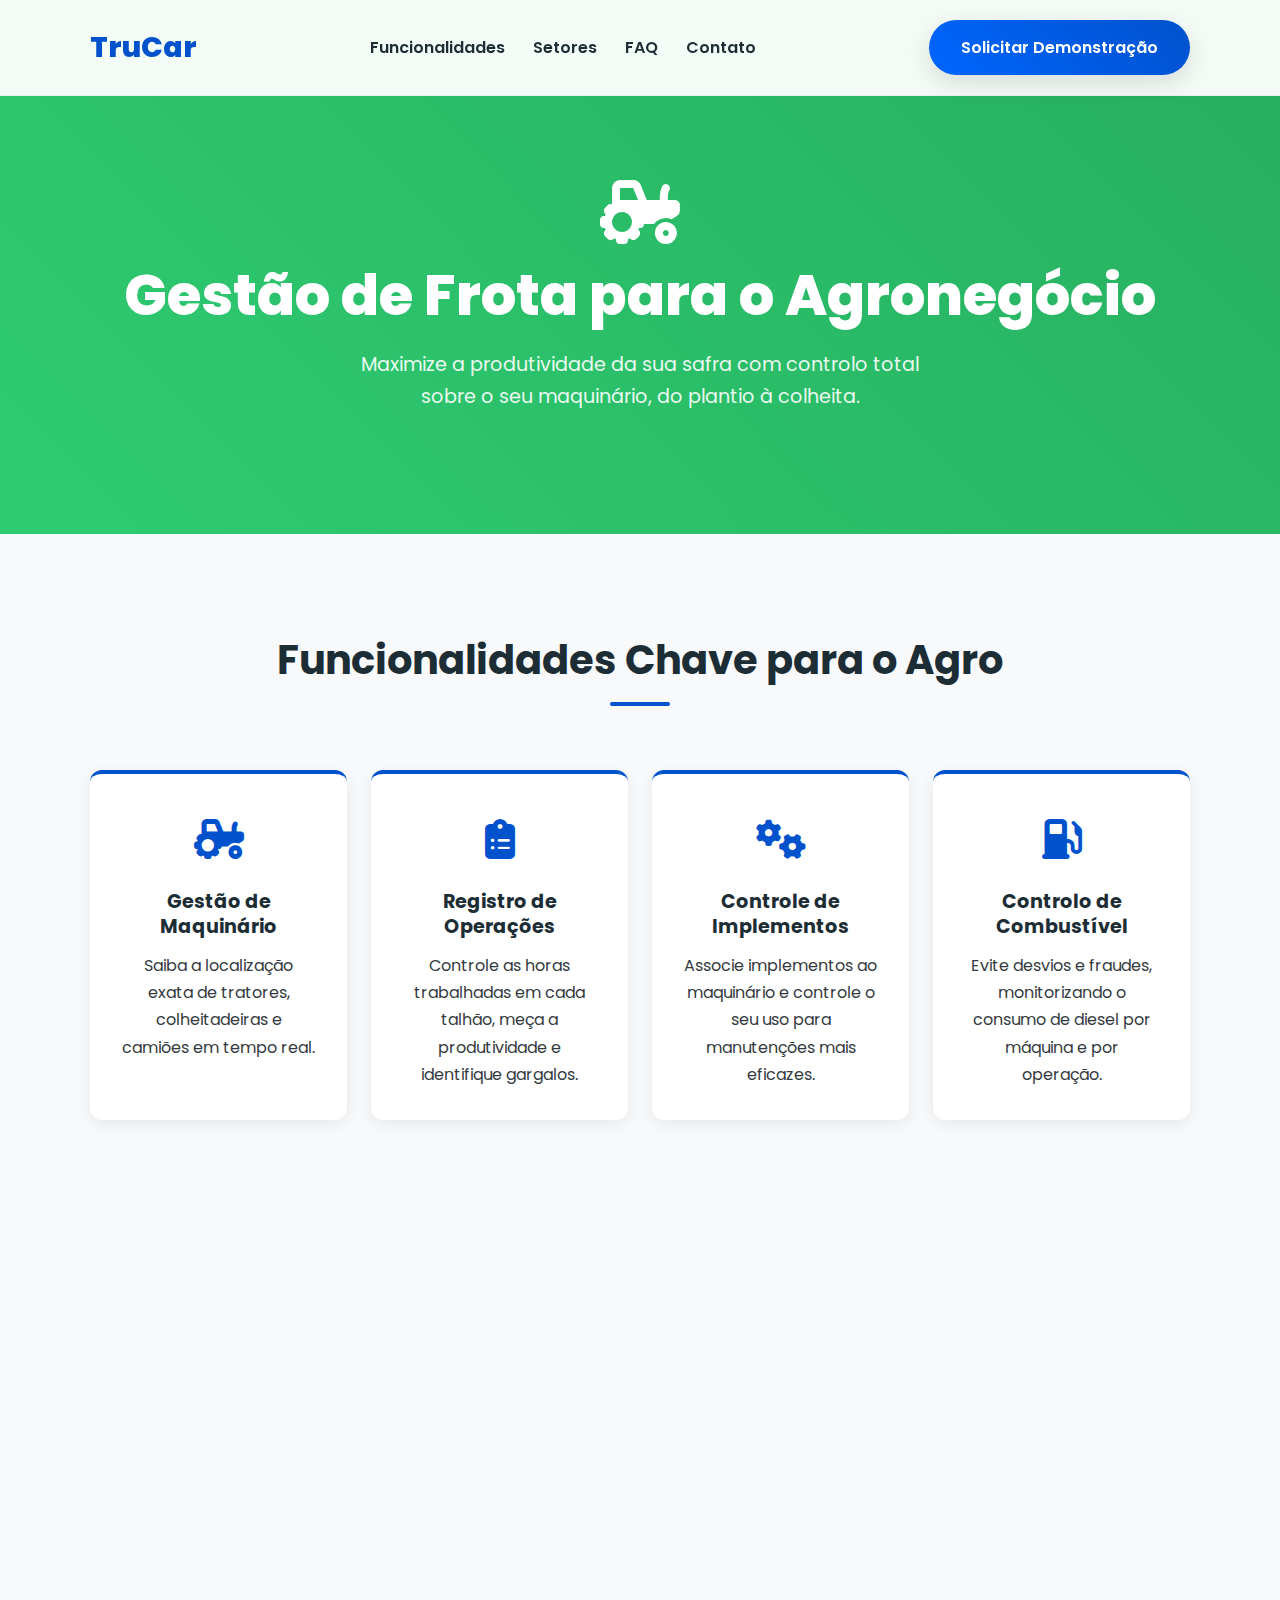
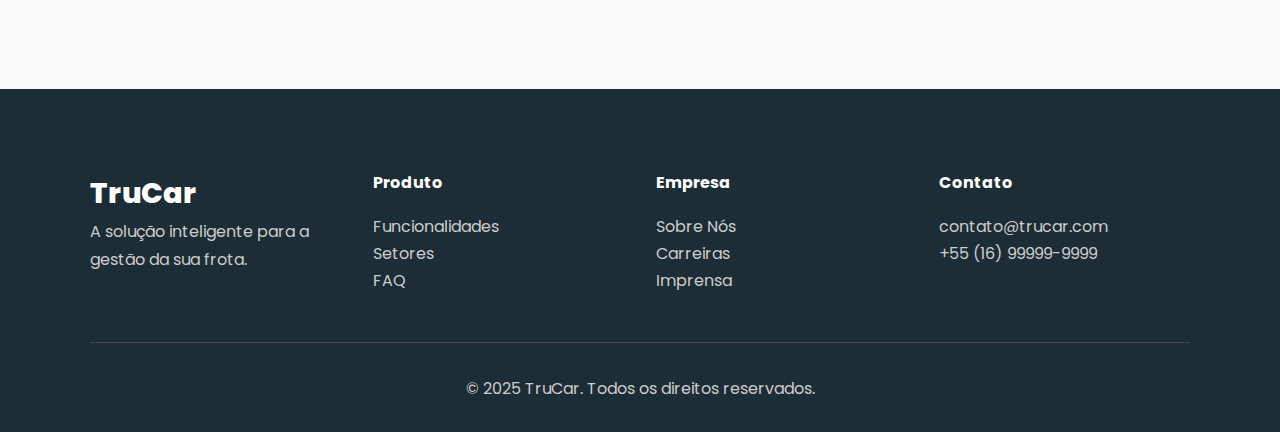
<file: Web/agronegocio.html>
<!DOCTYPE html>
<html lang="pt-BR">
<head>
    <meta charset="UTF-8">
    <meta name="viewport" content="width=device-width, initial-scale=1.0">
    <title>TruCar | Soluções para o Agronegócio</title>
    
    <link rel="preconnect" href="https://fonts.googleapis.com">
    <link rel="preconnect" href="https://fonts.gstatic.com" crossorigin>
    <link href="https://fonts.googleapis.com/css2?family=Poppins:wght@400;600;700;800&display=swap" rel="stylesheet">
    <link rel="stylesheet" href="https://cdnjs.cloudflare.com/ajax/libs/font-awesome/6.5.1/css/all.min.css">

    <link rel="stylesheet" href="style.css">
</head>
<body>
    <div id="main-content">
        <header class="main-header">
            <div class="container">
                <a href="index.html" class="logo">TruCar</a>
                <nav class="main-nav">
                    <a href="index.html#features">Funcionalidades</a>
                    <a href="index.html#sectors">Setores</a>
                    <a href="index.html#faq">FAQ</a>
                    <a href="index.html#cta">Contato</a>
                </nav>
                <a href="index.html#cta" class="btn">Solicitar Demonstração</a>
            </div>
        </header>

        <main>
            <section class="sector-hero sector-hero--agro">
                <div class="container">
                    <i class="fas fa-tractor hero-icon"></i>
                    <h1>Gestão de Frota para o Agronegócio</h1>
                    <p>Maximize a produtividade da sua safra com controlo total sobre o seu maquinário, do plantio à colheita.</p>
                </div>
            </section>

            <section class="sector-details">
                <div class="container">
                    <h2>Funcionalidades Chave para o Agro</h2>
                    <div class="features-grid">
                        <div class="feature-card scroll-animation">
                            <div class="icon"><i class="fas fa-tractor"></i></div>
                            <h3>Gestão de Maquinário</h3>
                            <p>Saiba a localização exata de tratores, colheitadeiras e camiões em tempo real.</p>
                        </div>
                        <div class="feature-card scroll-animation">
                            <div class="icon"><i class="fas fa-clipboard-list"></i></div>
                            <h3>Registro de Operações</h3>
                            <p>Controle as horas trabalhadas em cada talhão, meça a produtividade e identifique gargalos.</p>
                        </div>
                        <div class="feature-card scroll-animation">
                            <div class="icon"><i class="fas fa-cogs"></i></div>
                            <h3>Controle de Implementos</h3>
                            <p>Associe implementos ao maquinário e controle o seu uso para manutenções mais eficazes.</p>
                        </div>
                         <div class="feature-card scroll-animation">
                            <div class="icon"><i class="fas fa-gas-pump"></i></div>
                            <h3>Controlo de Combustível</h3>
                            <p>Evite desvios e fraudes, monitorizando o consumo de diesel por máquina e por operação.</p>
                        </div>
                    </div>
                </div>
            </section>

            <section id="cta" style="background-color: var(--background-color);">
                 <div class="container">
                    <div class="cta-wrapper scroll-animation">
                        <div class="cta-text">
                            <h2>Pronto para Otimizar sua Operação Agrícola?</h2>
                            <p>Descubra como o TruCar pode reduzir os seus custos e aumentar a eficiência da sua frota no campo. Agende uma demonstração focada nas necessidades do agronegócio.</p>
                        </div>
                        <div class="cta-form">
                           <form>
                                <input type="text" name="name" placeholder="Seu nome completo" required>
                                <input type="email" name="email" placeholder="Seu melhor e-mail" required>
                                <button type="submit" class="btn">Agendar Demo para o Agro</button>
                            </form>
                        </div>
                    </div>
                </div>
            </section>
        </main>

        <footer class="main-footer">
             <div class="container">
                <div class="footer-grid">
                    <div class="footer-col"><a href="index.html" class="logo" style="color: var(--white-color);">TruCar</a><p>A solução inteligente para a gestão da sua frota.</p></div>
                    <div class="footer-col"><h4>Produto</h4><ul><li><a href="index.html#features">Funcionalidades</a></li><li><a href="index.html#sectors">Setores</a></li><li><a href="index.html#faq">FAQ</a></li></ul></div>
                    <div class="footer-col"><h4>Empresa</h4><ul><li><a href="#">Sobre Nós</a></li><li><a href="#">Carreiras</a></li><li><a href="#">Imprensa</a></li></ul></div>
                    <div class="footer-col"><h4>Contato</h4><ul><li><a href="#">contato@trucar.com</a></li><li><a href="#">+55 (16) 99999-9999</a></li></ul></div>
                </div>
                <div class="footer-bottom">&copy; 2025 TruCar. Todos os direitos reservados.</div>
            </div>
        </footer>

        <a href="#" class="back-to-top"><i class="fas fa-arrow-up"></i></a>
    </div>

    <script src="script.js"></script>
</body>
</html>
</file>
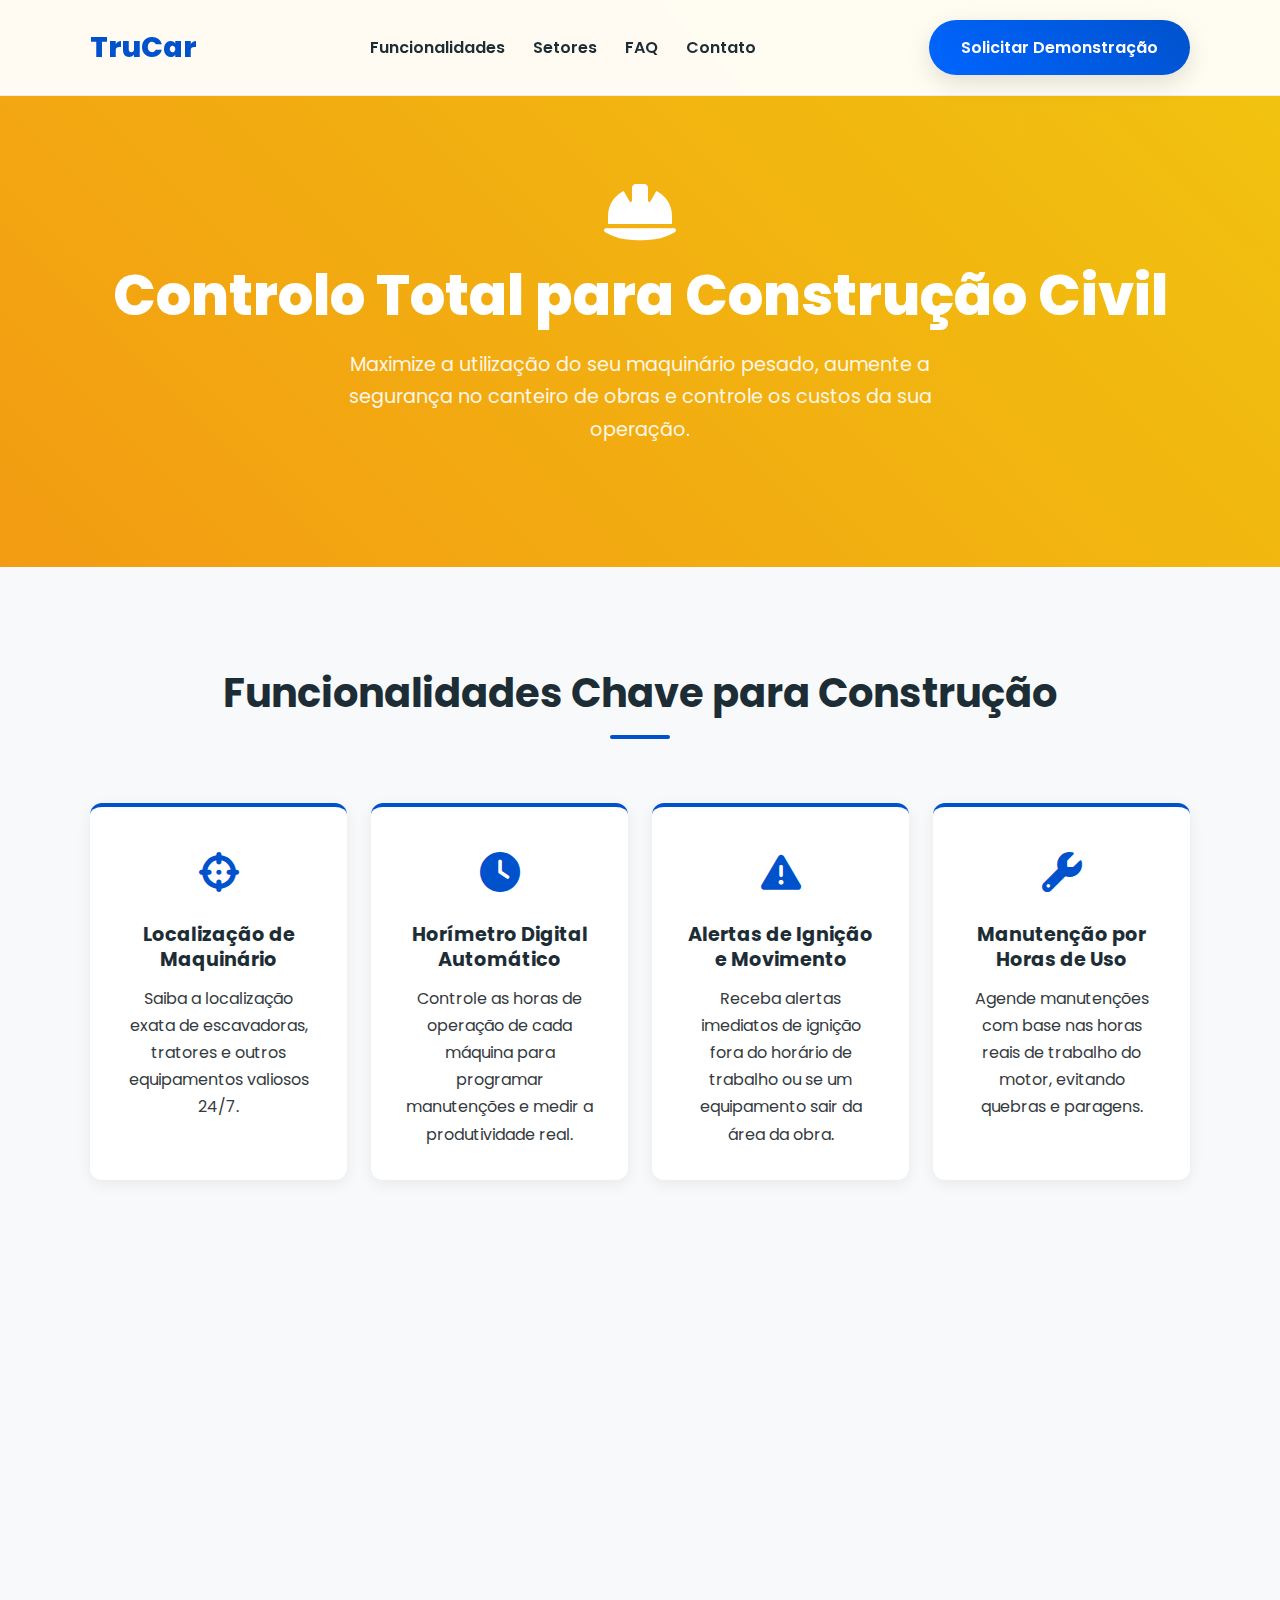
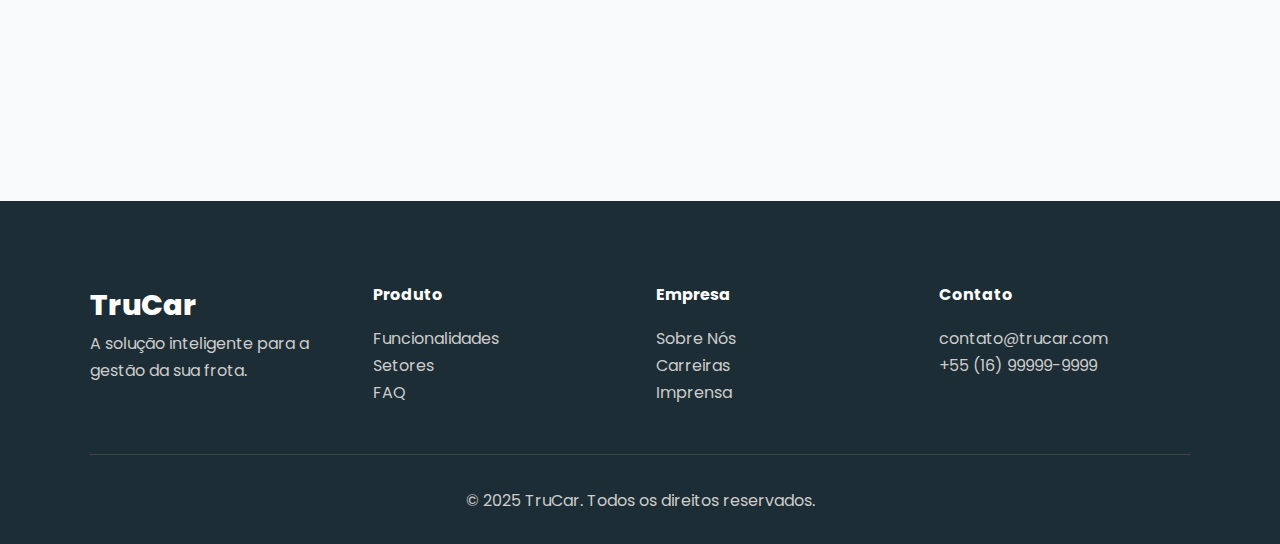
<file: Web/construcao.html>
<!DOCTYPE html>
<html lang="pt-BR">
<head>
    <meta charset="UTF-8">
    <meta name="viewport" content="width=device-width, initial-scale=1.0">
    <title>TruCar | Soluções para Construção Civil</title>
    
    <link rel="preconnect" href="https://fonts.googleapis.com">
    <link rel="preconnect" href="https://fonts.gstatic.com" crossorigin>
    <link href="https://fonts.googleapis.com/css2?family=Poppins:wght@400;600;700;800&display=swap" rel="stylesheet">
    <link rel="stylesheet" href="https://cdnjs.cloudflare.com/ajax/libs/font-awesome/6.5.1/css/all.min.css">

    <link rel="stylesheet" href="style.css">
</head>
<body>
    <div id="main-content">
        <header class="main-header">
            <div class="container">
                <a href="index.html" class="logo">TruCar</a>
                <nav class="main-nav">
                    <a href="index.html#features">Funcionalidades</a>
                    <a href="index.html#sectors">Setores</a>
                    <a href="index.html#faq">FAQ</a>
                    <a href="index.html#cta">Contato</a>
                </nav>
                <a href="index.html#cta" class="btn">Solicitar Demonstração</a>
            </div>
        </header>

        <main>
            <section class="sector-hero sector-hero--construcao">
                <div class="container">
                    <i class="fas fa-hard-hat hero-icon"></i>
                    <h1>Controlo Total para Construção Civil</h1>
                    <p>Maximize a utilização do seu maquinário pesado, aumente a segurança no canteiro de obras e controle os custos da sua operação.</p>
                </div>
            </section>

            <section class="sector-details">
                <div class="container">
                    <h2>Funcionalidades Chave para Construção</h2>
                    <div class="features-grid">
                        <div class="feature-card scroll-animation">
                            <div class="icon"><i class="fas fa-crosshairs"></i></div>
                            <h3>Localização de Maquinário</h3>
                            <p>Saiba a localização exata de escavadoras, tratores e outros equipamentos valiosos 24/7.</p>
                        </div>
                        <div class="feature-card scroll-animation">
                            <div class="icon"><i class="fas fa-clock"></i></div>
                            <h3>Horímetro Digital Automático</h3>
                            <p>Controle as horas de operação de cada máquina para programar manutenções e medir a produtividade real.</p>
                        </div>
                        <div class="feature-card scroll-animation">
                            <div class="icon"><i class="fas fa-exclamation-triangle"></i></div>
                            <h3>Alertas de Ignição e Movimento</h3>
                            <p>Receba alertas imediatos de ignição fora do horário de trabalho ou se um equipamento sair da área da obra.</p>
                        </div>
                         <div class="feature-card scroll-animation">
                            <div class="icon"><i class="fas fa-wrench"></i></div>
                            <h3>Manutenção por Horas de Uso</h3>
                            <p>Agende manutenções com base nas horas reais de trabalho do motor, evitando quebras e paragens.</p>
                        </div>
                    </div>
                </div>
            </section>

            <section id="cta" style="background-color: var(--background-color);">
                 <div class="container">
                    <div class="cta-wrapper scroll-animation">
                        <div class="cta-text">
                            <h2>Pronto para Maximizar o Controlo no seu Canteiro de Obras?</h2>
                            <p>Descubra como o TruCar protege os seus ativos e otimiza a sua operação. Agende uma demonstração focada nas necessidades da construção civil.</p>
                        </div>
                        <div class="cta-form">
                           <form>
                                <input type="text" name="name" placeholder="Seu nome completo" required>
                                <input type="email" name="email" placeholder="Seu melhor e-mail" required>
                                <button type="submit" class="btn">Agendar Demo para Construção</button>
                            </form>
                        </div>
                    </div>
                </div>
            </section>
        </main>

        <footer class="main-footer">
             <div class="container">
                <div class="footer-grid">
                    <div class="footer-col"><a href="index.html" class="logo" style="color: var(--white-color);">TruCar</a><p>A solução inteligente para a gestão da sua frota.</p></div>
                    <div class="footer-col"><h4>Produto</h4><ul><li><a href="index.html#features">Funcionalidades</a></li><li><a href="index.html#sectors">Setores</a></li><li><a href="index.html#faq">FAQ</a></li></ul></div>
                    <div class="footer-col"><h4>Empresa</h4><ul><li><a href="#">Sobre Nós</a></li><li><a href="#">Carreiras</a></li><li><a href="#">Imprensa</a></li></ul></div>
                    <div class="footer-col"><h4>Contato</h4><ul><li><a href="#">contato@trucar.com</a></li><li><a href="#">+55 (16) 99999-9999</a></li></ul></div>
                </div>
                <div class="footer-bottom">&copy; 2025 TruCar. Todos os direitos reservados.</div>
            </div>
        </footer>

        <a href="#" class="back-to-top"><i class="fas fa-arrow-up"></i></a>
    </div>

    <script src="script.js"></script>
</body>
</html>
</file>
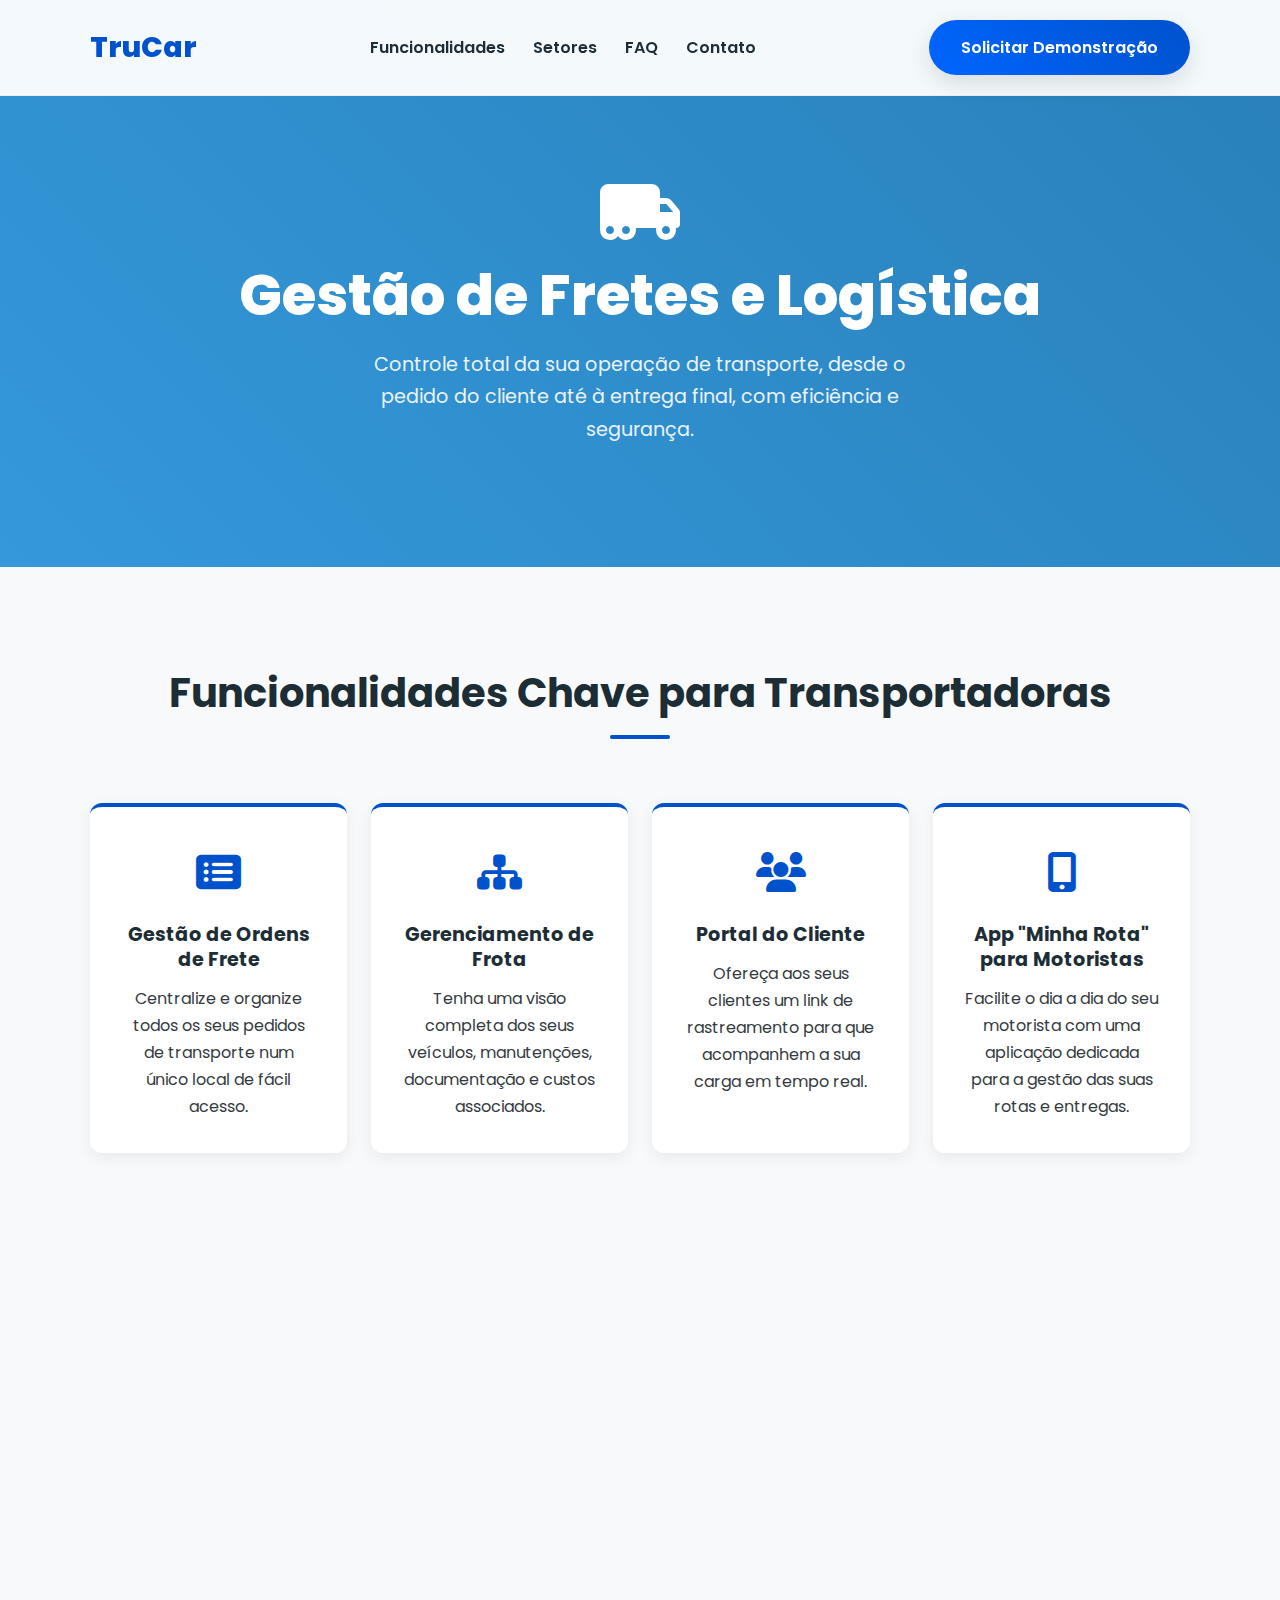
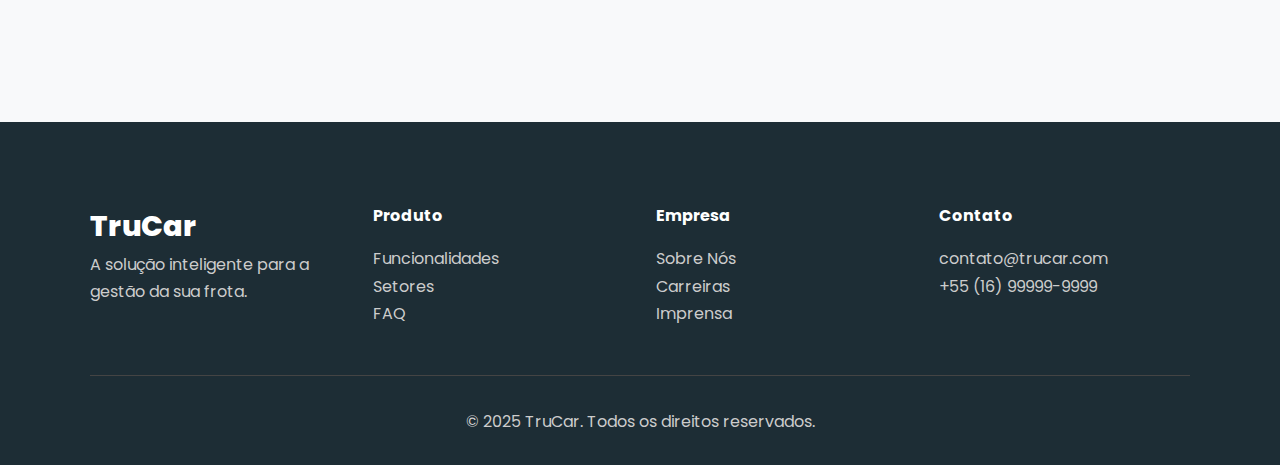
<file: Web/fretes.html>
<!DOCTYPE html>
<html lang="pt-BR">
<head>
    <meta charset="UTF-8">
    <meta name="viewport" content="width=device-width, initial-scale=1.0">
    <title>TruCar | Soluções para Fretes e Logística</title>
    
    <link rel="preconnect" href="https://fonts.googleapis.com">
    <link rel="preconnect" href="https://fonts.gstatic.com" crossorigin>
    <link href="https://fonts.googleapis.com/css2?family=Poppins:wght@400;600;700;800&display=swap" rel="stylesheet">
    <link rel="stylesheet" href="https://cdnjs.cloudflare.com/ajax/libs/font-awesome/6.5.1/css/all.min.css">

    <link rel="stylesheet" href="style.css">
</head>
<body>
    <div id="main-content">
        <header class="main-header">
            <div class="container">
                <a href="index.html" class="logo">TruCar</a>
                <nav class="main-nav">
                    <a href="index.html#features">Funcionalidades</a>
                    <a href="index.html#sectors">Setores</a>
                    <a href="index.html#faq">FAQ</a>
                    <a href="index.html#cta">Contato</a>
                </nav>
                <a href="index.html#cta" class="btn">Solicitar Demonstração</a>
            </div>
        </header>

        <main>
            <section class="sector-hero sector-hero--fretes">
                <div class="container">
                    <i class="fas fa-truck-moving hero-icon"></i>
                    <h1>Gestão de Fretes e Logística</h1>
                    <p>Controle total da sua operação de transporte, desde o pedido do cliente até à entrega final, com eficiência e segurança.</p>
                </div>
            </section>

            <section class="sector-details">
                <div class="container">
                    <h2>Funcionalidades Chave para Transportadoras</h2>
                    <div class="features-grid">
                        <div class="feature-card scroll-animation">
                            <div class="icon"><i class="fas fa-list-alt"></i></div>
                            <h3>Gestão de Ordens de Frete</h3>
                            <p>Centralize e organize todos os seus pedidos de transporte num único local de fácil acesso.</p>
                        </div>
                        <div class="feature-card scroll-animation">
                            <div class="icon"><i class="fas fa-sitemap"></i></div>
                            <h3>Gerenciamento de Frota</h3>
                            <p>Tenha uma visão completa dos seus veículos, manutenções, documentação e custos associados.</p>
                        </div>
                        <div class="feature-card scroll-animation">
                            <div class="icon"><i class="fas fa-users"></i></div>
                            <h3>Portal do Cliente</h3>
                            <p>Ofereça aos seus clientes um link de rastreamento para que acompanhem a sua carga em tempo real.</p>
                        </div>
                         <div class="feature-card scroll-animation">
                            <div class="icon"><i class="fas fa-mobile-alt"></i></div>
                            <h3>App "Minha Rota" para Motoristas</h3>
                            <p>Facilite o dia a dia do seu motorista com uma aplicação dedicada para a gestão das suas rotas e entregas.</p>
                        </div>
                    </div>
                </div>
            </section>

            <section id="cta" style="background-color: var(--background-color);">
                 <div class="container">
                    <div class="cta-wrapper scroll-animation">
                        <div class="cta-text">
                            <h2>Pronto para Dominar a sua Logística?</h2>
                            <p>Descubra como o TruCar pode otimizar as suas rotas, reduzir custos operacionais e aumentar a satisfação dos seus clientes. Agende uma demonstração focada em transportadoras.</p>
                        </div>
                        <div class="cta-form">
                           <form>
                                <input type="text" name="name" placeholder="Seu nome completo" required>
                                <input type="email" name="email" placeholder="Seu melhor e-mail" required>
                                <button type="submit" class="btn">Agendar Demo para Fretes</button>
                            </form>
                        </div>
                    </div>
                </div>
            </section>
        </main>

        <footer class="main-footer">
             <div class="container">
                <div class="footer-grid">
                    <div class="footer-col"><a href="index.html" class="logo" style="color: var(--white-color);">TruCar</a><p>A solução inteligente para a gestão da sua frota.</p></div>
                    <div class="footer-col"><h4>Produto</h4><ul><li><a href="index.html#features">Funcionalidades</a></li><li><a href="index.html#sectors">Setores</a></li><li><a href="index.html#faq">FAQ</a></li></ul></div>
                    <div class="footer-col"><h4>Empresa</h4><ul><li><a href="#">Sobre Nós</a></li><li><a href="#">Carreiras</a></li><li><a href="#">Imprensa</a></li></ul></div>
                    <div class="footer-col"><h4>Contato</h4><ul><li><a href="#">contato@trucar.com</a></li><li><a href="#">+55 (16) 99999-9999</a></li></ul></div>
                </div>
                <div class="footer-bottom">&copy; 2025 TruCar. Todos os direitos reservados.</div>
            </div>
        </footer>

        <a href="#" class="back-to-top"><i class="fas fa-arrow-up"></i></a>
    </div>

    <script src="script.js"></script>
</body>
</html>
</file>
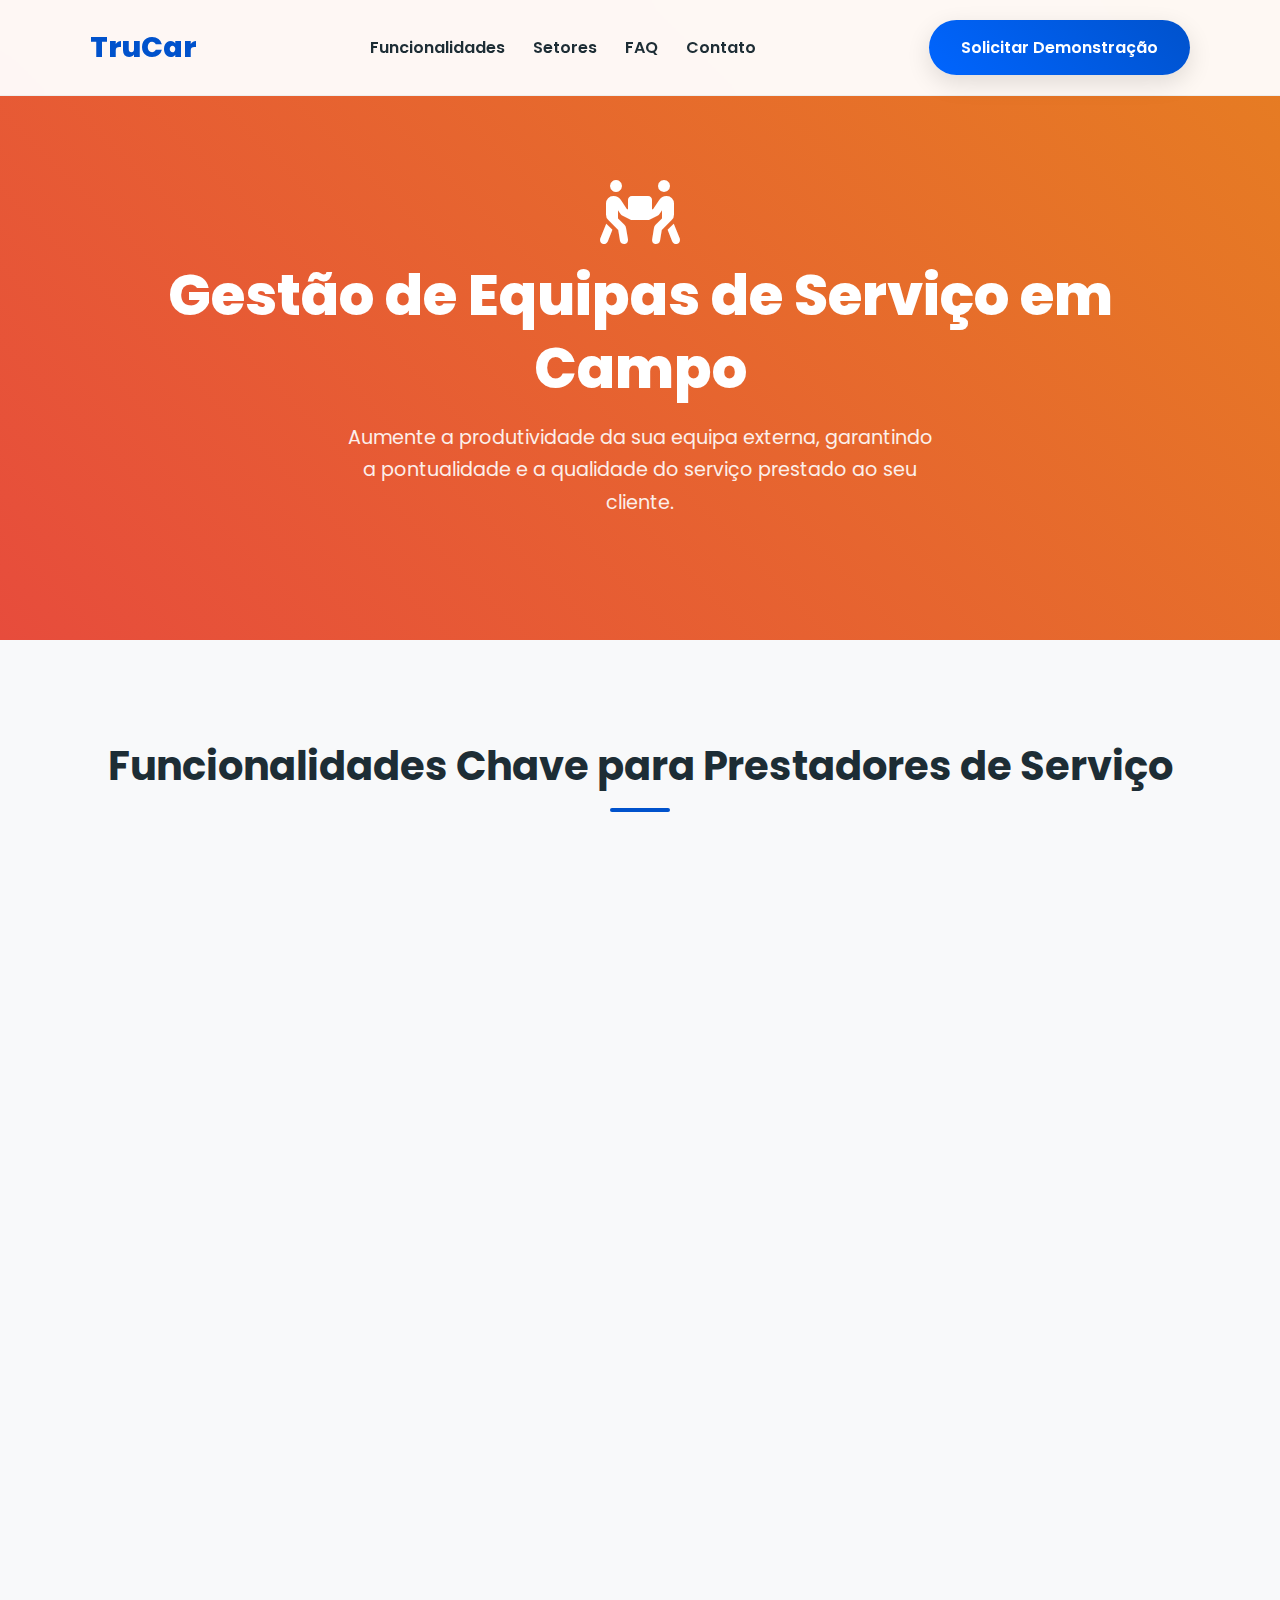
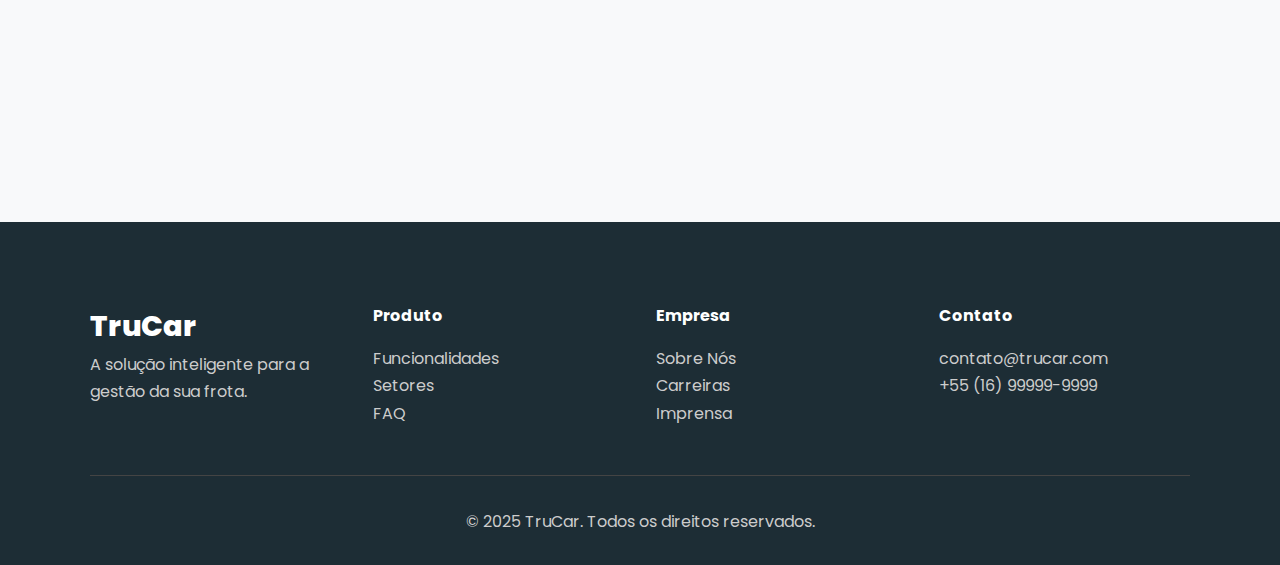
<file: Web/servicos.html>
<!DOCTYPE html>
<html lang="pt-BR">
<head>
    <meta charset="UTF-8">
    <meta name="viewport" content="width=device-width, initial-scale=1.0">
    <title>TruCar | Soluções para Equipas de Serviço</title>
    
    <link rel="preconnect" href="https://fonts.googleapis.com">
    <link rel="preconnect" href="https://fonts.gstatic.com" crossorigin>
    <link href="https://fonts.googleapis.com/css2?family=Poppins:wght@400;600;700;800&display=swap" rel="stylesheet">
    <link rel="stylesheet" href="https://cdnjs.cloudflare.com/ajax/libs/font-awesome/6.5.1/css/all.min.css">

    <link rel="stylesheet" href="style.css">
</head>
<body>
    <div id="main-content">
        <header class="main-header">
            <div class="container">
                <a href="index.html" class="logo">TruCar</a>
                <nav class="main-nav">
                    <a href="index.html#features">Funcionalidades</a>
                    <a href="index.html#sectors">Setores</a>
                    <a href="index.html#faq">FAQ</a>
                    <a href="index.html#cta">Contato</a>
                </nav>
                <a href="index.html#cta" class="btn">Solicitar Demonstração</a>
            </div>
        </header>

        <main>
            <section class="sector-hero sector-hero--servicos">
                <div class="container">
                    <i class="fas fa-people-carry hero-icon"></i>
                    <h1>Gestão de Equipas de Serviço em Campo</h1>
                    <p>Aumente a produtividade da sua equipa externa, garantindo a pontualidade e a qualidade do serviço prestado ao seu cliente.</p>
                </div>
            </section>

            <section class="sector-details">
                <div class="container">
                    <h2>Funcionalidades Chave para Prestadores de Serviço</h2>
                    <div class="features-grid">
                        <div class="feature-card scroll-animation">
                            <div class="icon"><i class="fas fa-map-marked-alt"></i></div>
                            <h3>Mapa em Tempo Real</h3>
                            <p>Saiba onde está cada membro da sua equipa e envie o técnico mais próximo para atender a um chamado de urgência.</p>
                        </div>
                        <div class="feature-card scroll-animation">
                            <div class="icon"><i class="fas fa-route"></i></div>
                            <h3>Criação de Rotas Otimizadas</h3>
                            <p>Planeie o dia da sua equipa com rotas que economizam tempo e combustível, permitindo mais visitas por dia.</p>
                        </div>
                        <div class="feature-card scroll-animation">
                            <div class="icon"><i class="fas fa-map-pin"></i></div>
                            <h3>Comprovação de Visita</h3>
                            <p>Utilize cercas virtuais para confirmar automaticamente a chegada e a saída do técnico no local do cliente.</p>
                        </div>
                         <div class="feature-card scroll-animation">
                            <div class="icon"><i class="fas fa-car"></i></div>
                            <h3>Gestão de Veículos Leves</h3>
                            <p>Controle a manutenção, o consumo e a documentação de carros e vans da sua frota de serviços.</p>
                        </div>
                    </div>
                </div>
            </section>

            <section id="cta" style="background-color: var(--background-color);">
                 <div class="container">
                    <div class="cta-wrapper scroll-animation">
                        <div class="cta-text">
                            <h2>Pronto para Aumentar a Eficiência da sua Equipa?</h2>
                            <p>Veja como o TruCar pode ajudar a sua empresa a realizar mais serviços, com mais qualidade e menos custos. Agende uma demonstração focada em equipas de campo.</p>
                        </div>
                        <div class="cta-form">
                           <form>
                                <input type="text" name="name" placeholder="Seu nome completo" required>
                                <input type="email" name="email" placeholder="Seu melhor e-mail" required>
                                <button type="submit" class="btn">Agendar Demo para Serviços</button>
                            </form>
                        </div>
                    </div>
                </div>
            </section>
        </main>

        <footer class="main-footer">
             <div class="container">
                <div class="footer-grid">
                    <div class="footer-col"><a href="index.html" class="logo" style="color: var(--white-color);">TruCar</a><p>A solução inteligente para a gestão da sua frota.</p></div>
                    <div class="footer-col"><h4>Produto</h4><ul><li><a href="index.html#features">Funcionalidades</a></li><li><a href="index.html#sectors">Setores</a></li><li><a href="index.html#faq">FAQ</a></li></ul></div>
                    <div class="footer-col"><h4>Empresa</h4><ul><li><a href="#">Sobre Nós</a></li><li><a href="#">Carreiras</a></li><li><a href="#">Imprensa</a></li></ul></div>
                    <div class="footer-col"><h4>Contato</h4><ul><li><a href="#">contato@trucar.com</a></li><li><a href="#">+55 (16) 99999-9999</a></li></ul></div>
                </div>
                <div class="footer-bottom">&copy; 2025 TruCar. Todos os direitos reservados.</div>
            </div>
        </footer>

        <a href="#" class="back-to-top"><i class="fas fa-arrow-up"></i></a>
    </div>

    <script src="script.js"></script>
</body>
</html>
</file>
<file: Web/style.css>
/* --- ESTILOS DA ANIMAÇÃO SPLASH SCREEN --- */
body.splash-active { background: #009688; overflow: hidden; }
#splash-screen { position: fixed; top: 0; left: 0; width: 100%; height: 100%; z-index: 1000; transition: opacity 0.5s ease-out; display: flex; flex-direction: column; justify-content: center; align-items: center; background: #009688; }
.loop-wrapper { margin-top: 20px; position: relative; display: block; width: 800px; max-width: 90vw; height: 250px; overflow: hidden; border-bottom: 3px solid #fff; color: #fff; border-radius: 8px; }
.mountain { position: absolute; right: -900px; bottom: -20px; width: 2px; height: 2px; box-shadow: 0 0 0 50px #4DB6AC, 60px 50px 0 70px #4DB6AC, 90px 90px 0 50px #4DB6AC, 250px 250px 0 50px #4DB6AC, 290px 320px 0 50px #4DB6AC, 320px 400px 0 50px #4DB6AC; transform: rotate(130deg); animation: mtn 20s linear infinite; }
.hill { position: absolute; right: -900px; bottom: -50px; width: 400px; border-radius: 50%; height: 20px; box-shadow: 0 0 0 50px #4DB6AC, -20px 0 0 20px #4DB6AC, -90px 0 0 50px #4DB6AC, 250px 0 0 50px #4DB6AC, 290px 0 0 50px #4DB6AC, 620px 0 0 50px #4DB6AC; animation: hill 4s 2s linear infinite; }
.tree, .tree:nth-child(2), .tree:nth-child(3) { position: absolute; height: 100px; width: 35px; bottom: 0; background: url(https://s3-us-west-2.amazonaws.com/s.cdpn.io/130015/tree.svg) no-repeat; }
.rock { margin-top: -17%; height: 2%; width: 2%; bottom: -2px; border-radius: 20px; position: absolute; background: #ddd; }
.truck, .wheels { width: 85px; bottom: 0px; position: absolute; background: #eee; }
.truck { background: url(https://s3-us-west-2.amazonaws.com/s.cdpn.io/130015/truck.svg) no-repeat; background-size: contain; height: 60px; }
.truck:before { content: " "; position: absolute; width: 25px; box-shadow: -30px 28px 0 1.5px #fff, -35px 18px 0 1.5px #fff; animation: wind 1.5s 0.000s ease infinite; }
.wheels { background: url(https://s3-us-west-2.amazonaws.com/s.cdpn.io/130015/wheels.svg) no-repeat; height: 15px; margin-bottom: 0; }
.tree:nth-child(3) { animation: tree 3s 0.000s linear infinite; }
.tree:nth-child(4) { animation: tree2 2s 0.150s linear infinite; }
.tree:nth-child(5) { animation: tree3 8s 0.050s linear infinite; }
.rock { animation: rock 4s -0.530s linear infinite; }
.truck.drive-in, .wheels.drive-in { animation: driveInAndStop 3s ease-out forwards; }
#final-logo-container { position: relative; display: flex; white-space: nowrap; z-index: 5; margin-bottom: -40px; }
.logo-letter { display: inline-block; font-size: 5em; font-weight: 800; color: white; font-family: 'Poppins', sans-serif; text-shadow: 2px 2px 8px rgba(0,0,0,0.3); opacity: 0; transform: translateY(-200px); animation-fill-mode: forwards; }
@keyframes tree { 0% { transform: translate(1350px); } 100% { transform: translate(-50px); } }
@keyframes tree2 { 0% { transform: translate(650px); } 100% { transform: translate(-50px); } }
@keyframes tree3 { 0% { transform: translate(2750px); } 100% { transform: translate(-50px); } }
@keyframes rock { 0% { right: -200px; } 100% { right: 2000px; } }
@keyframes wind { 50% { transform: translateY(3px) } }
@keyframes mtn { 100% { transform: translateX(-2000px) rotate(130deg); } }
@keyframes hill { 100% { transform: translateX(-2000px); } }
@keyframes driveInAndStop { 0% { left: -200px; transform: translateY(0); } 60% { left: calc(50% - 40px); transform: translateY(0); } 62% { transform: translateY(-6px); } 65% { transform: translateY(0px); } 100% { left: calc(50% - 40px); transform: translateY(0); } }
@keyframes letterDrop { to { transform: translateY(0); opacity: 1; } }
@keyframes letterBounce { 0%, 100% { transform: translateY(0) scale(1, 1); } 10% { transform: translateY(0) scale(1.2, 0.8); } 30% { transform: translateY(-30px) scale(0.9, 1.1); } 60% { transform: translateY(0) scale(1.05, 0.95); } 80% { transform: translateY(-10px); } }

/* --- ESTILOS DA SUA LANDING PAGE --- */
:root {
    --primary-color: #0052cc; --secondary-color: #0065ff; --accent-color: #4caffe;
    --success-color: #28a745; --background-color: #f8f9fa; --surface-color: #ffffff;
    --text-color: #343a40; --heading-color: #1d2d35; --white-color: #ffffff;
    --shadow: 0 4px 15px rgba(0, 0, 0, 0.07); --shadow-hover: 0 8px 25px rgba(0, 0, 0, 0.12);
    /* NOVAS CORES DOS SETORES */
    --sector-agro: #27ae60; --sector-fretes: #2980b9; --sector-servicos: #e67e22; --sector-construcao: #f1c40f;
}
* { margin: 0; padding: 0; box-sizing: border-box; }
html { scroll-behavior: smooth; }
body { font-family: 'Poppins', sans-serif; background-color: var(--background-color); color: var(--text-color); line-height: 1.7; }
.container { max-width: 1140px; margin: 0 auto; padding: 0 20px; }
section { padding: 100px 0; overflow: hidden; position: relative;}
h1, h2, h3 { color: var(--heading-color); font-weight: 700; line-height: 1.3; }
h1 { font-size: 3.2rem; font-weight: 800; margin-bottom: 1rem; }
h2 { font-size: 2.5rem; text-align: center; margin-bottom: 4rem; position: relative; }
h2::after { content: ''; display: block; width: 60px; height: 4px; background: var(--primary-color); margin: 1rem auto 0; border-radius: 2px;}
h3 { font-size: 1.5rem; margin-bottom: 0.75rem; }
.btn { display: inline-block; padding: 14px 32px; background: linear-gradient(45deg, var(--secondary-color), var(--primary-color)); color: var(--white-color); border: none; border-radius: 50px; font-weight: 600; text-decoration: none; cursor: pointer; transition: all 0.3s ease; box-shadow: var(--shadow-hover); }
.btn:hover { transform: translateY(-3px) scale(1.05); box-shadow: 0 12px 30px rgba(0, 82, 204, 0.3); }
.scroll-animation { opacity: 0; transform: translateY(40px); transition: opacity 0.8s ease-out, transform 0.8s ease-out; }
.scroll-animation.visible { opacity: 1; transform: translateY(0); }
.main-header { padding: 20px 0; position: fixed; width: 100%; background-color: rgba(255, 255, 255, 0.95); backdrop-filter: blur(10px); z-index: 1000; border-bottom: 1px solid #eee; }
.main-header .container { display: flex; justify-content: space-between; align-items: center; }
.logo { font-size: 1.8rem; font-weight: 800; color: var(--primary-color); text-decoration: none; }
.main-nav a { margin: 0 12px; text-decoration: none; color: var(--heading-color); font-weight: 600; transition: color 0.3s ease; }
.main-nav a:hover { color: var(--primary-color); }
#hero, #details, #faq, #cta, #sectors { background-color: var(--surface-color); }
#hero { padding-top: 180px; text-align: center; background-image: url("data:image/svg+xml,%3Csvg xmlns='http://www.w3.org/2000/svg' width='40' height='40' viewBox='0 0 40 40'%3E%3Cg fill-rule='evenodd'%3E%3Cg fill='%230052cc' fill-opacity='0.04'%3E%3Cpath d='M0 38.59l2.83-2.83 1.41 1.41L1.41 40H0v-1.41zM0 1.4l2.83 2.83 1.41-1.41L1.41 0H0v1.41zM38.59 40l-2.83-2.83 1.41-1.41L40 38.59V40h-1.41zM40 1.41l-2.83 2.83-1.41-1.41L38.59 0H40v1.41z'/%3E%3C/g%3E%3C/g%3E%3C/svg%3E"); }
#hero p { max-width: 600px; margin: 0 auto 2.5rem auto; font-size: 1.1rem; }
.client-logos { margin-top: 4rem; } .client-logos p { font-weight: 600; margin-bottom: 1.5rem; color: #888; }
.client-logos img { height: 25px; margin: 0 20px; filter: grayscale(100%); opacity: 0.6; transition: all 0.3s ease; }
.client-logos img:hover { filter: grayscale(0%); opacity: 1; }
.wave-divider { position: absolute; bottom: -1px; left: 0; width: 100%; height: 100px; background-image: url("data:image/svg+xml,%3Csvg xmlns='http://www.w3.org/2000/svg' viewBox='0 0 1440 320'%3E%3Cpath fill='%23f8f9fa' fill-opacity='1' d='M0,160L48,170.7C96,181,192,203,288,208C384,213,480,203,576,170.7C672,139,768,85,864,85.3C960,85,1056,139,1152,149.3C1248,160,1344,128,1392,112L1440,96L1440,320L1392,320C1344,320,1248,320,1152,320C1056,320,960,320,864,320C768,320,672,320,576,320C480,320,384,320,288,320C192,320,96,320,48,320L0,320Z'%3E%3C/path%3E%3C/svg%3E"); background-size: cover; background-repeat: no-repeat;}
.stats-grid { display: grid; grid-template-columns: repeat(auto-fit, minmax(250px, 1fr)); gap: 2rem; text-align: center; }
.stat-box { background: var(--surface-color); padding: 2rem; border-radius: 12px; box-shadow: var(--shadow); }
.stat-box i { font-size: 3rem; color: var(--success-color); margin-bottom: 1rem; }
.stat-box .stat-number { font-size: 3rem; font-weight: 800; color: var(--heading-color); }
.stat-box p { font-weight: 600; color: var(--text-color); }
.features-grid { display: grid; grid-template-columns: repeat(auto-fit, minmax(250px, 1fr)); gap: 1.5rem; }
.feature-card { background: var(--surface-color); padding: 2rem; border-radius: 12px; box-shadow: var(--shadow); transition: all 0.3s ease; border-top: 4px solid var(--primary-color); text-align: center; }
.feature-card:hover { transform: translateY(-8px); box-shadow: var(--shadow-hover); }
.feature-card .icon { font-size: 2.5rem; color: var(--primary-color); margin-bottom: 1rem; }
.feature-card h3 { font-size: 1.2rem; }
.detail-item { display: flex; align-items: center; gap: 4rem; margin-bottom: 5rem; }
.detail-item:last-child { margin-bottom: 0; }
.detail-item-image, .detail-item-text { flex: 1; }
.detail-item-image img { width: 100%; border-radius: 12px; box-shadow: var(--shadow); }
.faq-container { max-width: 800px; margin: 0 auto; }
.faq-item { background: var(--surface-color); margin-bottom: 1rem; border-radius: 8px; box-shadow: var(--shadow); }
.faq-question { width: 100%; background: none; border: none; text-align: left; padding: 1.5rem; font-size: 1.1rem; font-weight: 600; color: var(--heading-color); cursor: pointer; display: flex; justify-content: space-between; align-items: center; }
.faq-question::after { content: '+'; font-size: 1.5rem; color: var(--primary-color); transition: transform 0.3s ease; }
.faq-item.active .faq-question::after { transform: rotate(45deg); }
.faq-answer { max-height: 0; overflow: hidden; transition: max-height 0.5s ease, padding 0.5s ease; }
.faq-answer p { padding: 0 1.5rem 1.5rem; }
.faq-item.active .faq-answer { max-height: 300px; }
.cta-wrapper { display: flex; gap: 3rem; align-items: center; text-align: left; }
.cta-text, .cta-form { flex: 1; }
#cta h2 { text-align: left; } #cta h2::after { margin: 1rem 0 0; }
.cta-form form { display: flex; flex-direction: column; gap: 1rem; }
.cta-form input, .cta-form textarea { width: 100%; padding: 12px; border: 1px solid #ccc; border-radius: 8px; font-family: 'Poppins', sans-serif; }
.cta-form .btn { width: 100%; }
.main-footer { background-color: var(--heading-color); color: #ccc; padding: 80px 0 30px; }
.footer-grid { display: grid; grid-template-columns: repeat(auto-fit, minmax(200px, 1fr)); gap: 2rem; text-align: left; margin-bottom: 3rem;}
.footer-col h4 { color: var(--white-color); margin-bottom: 1rem; }
.footer-col ul { list-style: none; } .footer-col ul li a { color: #ccc; text-decoration: none; }
.footer-bottom { text-align: center; border-top: 1px solid #444; padding-top: 2rem; }
.back-to-top { position: fixed; bottom: 20px; right: 20px; background: var(--primary-color); color: var(--white-color); width: 40px; height: 40px; border-radius: 50%; display: flex; align-items: center; justify-content: center; text-decoration: none; opacity: 0; visibility: hidden; transition: all 0.4s ease; z-index: 100; }
.back-to-top.visible { opacity: 1; visibility: visible; }
.sector-tabs { display: flex; justify-content: center; gap: 1rem; margin-bottom: 3rem; flex-wrap: wrap; }
.sector-tab { padding: 14px 28px; font-size: 1.1rem; font-weight: 600; border: 2px solid transparent; background-color: var(--surface-color); color: var(--heading-color); border-radius: 50px; cursor: pointer; transition: all 0.3s ease; text-decoration: none; box-shadow: var(--shadow); }
.sector-tab i { margin-right: 10px; }
.sector-tab:hover { transform: translateY(-5px); box-shadow: var(--shadow-hover); }
.sector-tab[data-sector="agronegocio"]:hover { background-color: var(--sector-agro); color: var(--white-color); }
.sector-tab[data-sector="fretes"]:hover { background-color: var(--sector-fretes); color: var(--white-color); }
.sector-tab[data-sector="servicos"]:hover { background-color: var(--sector-servicos); color: var(--white-color); }
.sector-tab[data-sector="construcao"]:hover { background-color: var(--sector-construcao); color: var(--white-color); }
.sector-hero { padding-top: 180px; padding-bottom: 120px; text-align: center; color: var(--white-color); }
.sector-hero h1 { color: var(--white-color); font-size: 3.5rem; }
.sector-hero p { font-size: 1.2rem; max-width: 600px; margin: 1rem auto 0; opacity: 0.9; }
.hero-icon { font-size: 4rem; margin-bottom: 1rem; }
.sector-hero--agro { background: linear-gradient(45deg, #2ecc71, var(--sector-agro)); }
.sector-hero--fretes { background: linear-gradient(45deg, #3498db, var(--sector-fretes)); }
.sector-hero--servicos { background: linear-gradient(45deg, #e74c3c, var(--sector-servicos)); }
.sector-hero--construcao { background: linear-gradient(45deg, #f39c12, var(--sector-construcao)); }
.sector-details { background-color: var(--background-color); }
@media (max-width: 992px) { h1 { font-size: 2.5rem; } h2 { font-size: 2rem; } .detail-item, .detail-item:nth-child(even) { flex-direction: column; } .cta-wrapper { flex-direction: column; text-align: center; } #cta h2 { text-align: center; } #cta h2::after { margin-left: auto; margin-right: auto; } .panel-content { flex-direction: column; } }
@media (max-width: 768px) { .main-header { padding: 15px 0;} .main-nav { display: none; } section { padding: 60px 0; } }
</file>
